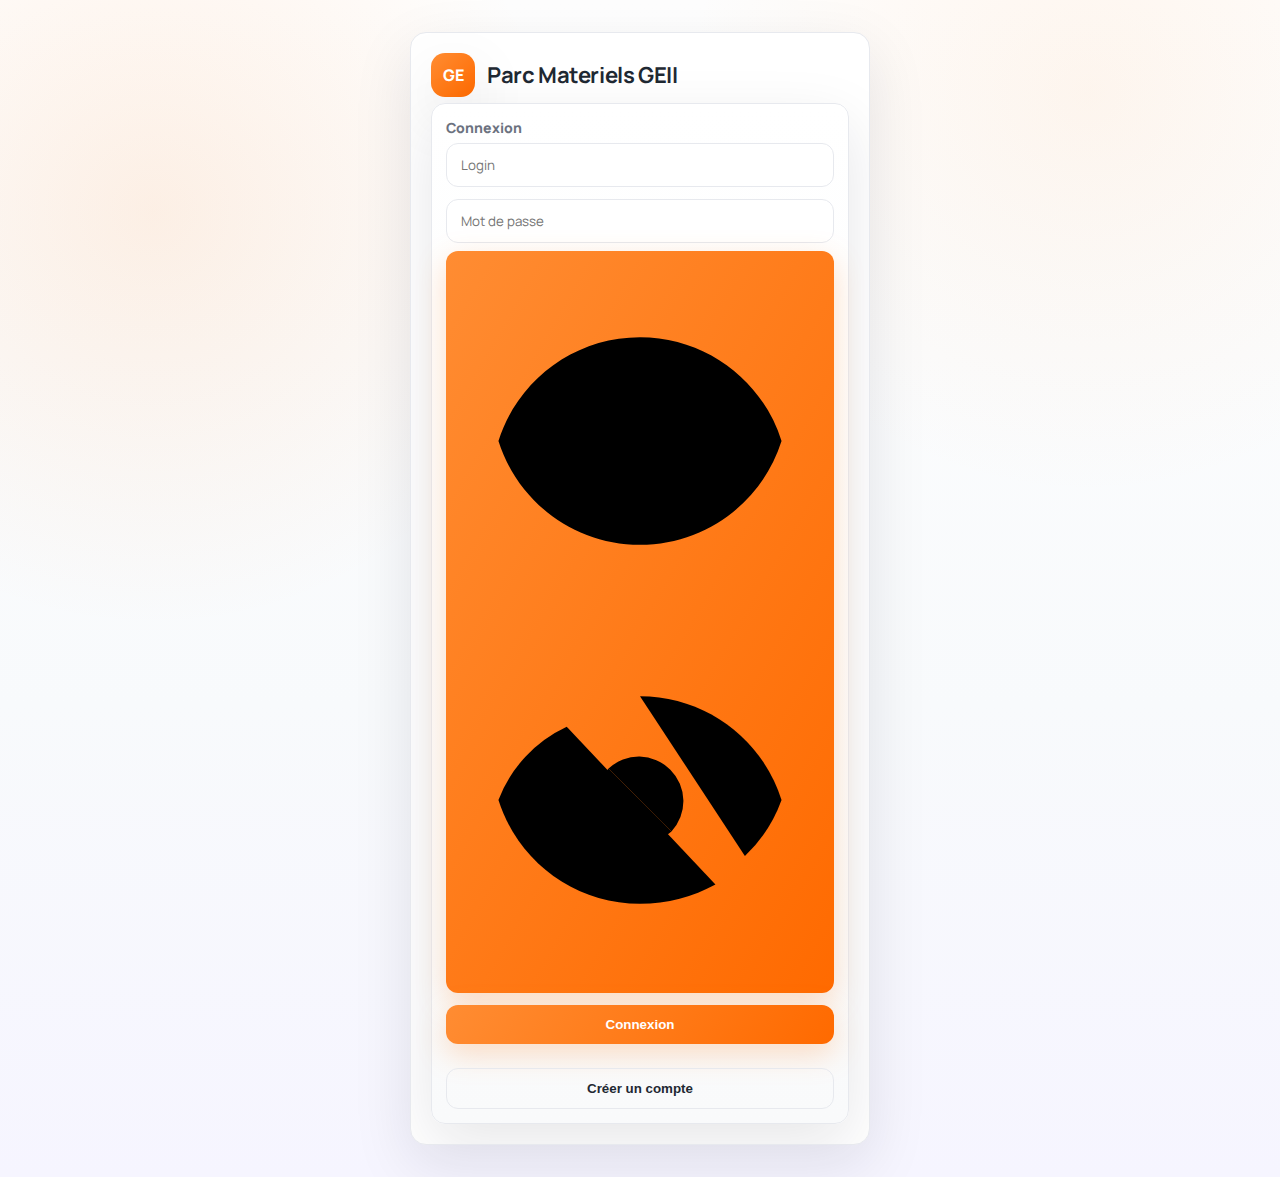
<file: index.html>
﻿<!DOCTYPE html>
<html lang="fr">
<head>
  <meta charset="UTF-8" />
  <meta name="viewport" content="width=device-width, initial-scale=1.0" />
  <title>Connexion - Parc materiels</title>
  <link rel="preconnect" href="https://fonts.googleapis.com" />
  <link rel="preconnect" href="https://fonts.gstatic.com" crossorigin />
  <link href="https://fonts.googleapis.com/css2?family=Manrope:wght@400;600;700;800&display=swap" rel="stylesheet" />
  <link rel="stylesheet" href="./assets/styles.css" />
</head>
<body>
  <!-- Effet ripple plein écran lors de la connexion -->
  <div class="ripple-overlay" id="ripple-overlay">
    <div class="ripple-circle ripple-a"></div>
    <div class="ripple-circle ripple-b"></div>
    <div class="ripple-circle ripple-c"></div>
  </div>
  <div class="auth-wall">
    <div class="panel auth-card">
      <div class="brand" style="margin-bottom:6px;">
        <div class="brand-mark">GE</div>
        <div>
          <h1>Parc Materiels GEII</h1>
        </div>
      </div>
      <div class="auth-forms"><!-- Bloc login + inscription -->
        <div class="auth-form-block" id="login-block">
          <div class="small-title" style="margin-bottom:6px;">Connexion</div>
          <form id="login-form" class="grid" style="grid-template-columns: repeat(auto-fit, minmax(200px, 1fr)); align-items:end; gap:12px;">
            <div class="input-group">
              <input id="login" name="login" placeholder="Login" aria-label="Login" required />
            </div>
            <div class="input-group password-field">
              <input id="password" name="password" type="password" placeholder="Mot de passe" aria-label="Mot de passe" required />
              <button type="button" class="password-toggle" aria-label="Afficher le mot de passe">
                <svg class="icon-eye" viewBox="0 0 24 24" aria-hidden="true" focusable="false">
                  <path d="M2.458 12C3.732 7.943 7.523 5 12 5c4.477 0 8.268 2.943 9.542 7-1.274 4.057-5.065 7-9.542 7-4.477 0-8.268-2.943-9.542-7Z" />
                  <path d="M15 12a3 3 0 1 1-6 0 3 3 0 0 1 6 0Z" />
                </svg>
                <svg class="icon-eye-off" viewBox="0 0 24 24" aria-hidden="true" focusable="false">
                  <path d="M9.88 9.88a3 3 0 0 1 4.24 4.24" />
                  <path d="M7.06 7.06a8.96 8.96 0 0 0-4.602 4.94c1.274 4.057 5.065 7 9.542 7 1.843 0 3.577-.47 5.086-1.3" />
                  <path d="M14.121 14.121A3 3 0 0 1 9.88 9.88" />
                  <path d="M12 5c4.477 0 8.268 2.943 9.542 7a9.77 9.77 0 0 1-2.47 3.78" />
                  <path d="m4.52 4.52 14.96 14.96" />
                </svg>
              </button>
            </div>
            <button type="submit">Connexion</button>
            <div id="login-msg" class="message"></div>
            <button type="button" class="ghost" id="toggle-register">Créer un compte</button>
          </form>
        </div>

        <!-- Formulaire d'inscription avec bascule du mot secret pour prof -->
        <div class="auth-form-block" id="register-block" hidden>
          <div class="small-title" style="margin-bottom:6px;">Créer un compte</div>
          <form id="register-form" class="grid" style="grid-template-columns: repeat(auto-fit, minmax(200px, 1fr)); align-items:end; gap:12px;">
            <div class="input-group">
              <input id="reg-email" name="email" type="email" placeholder="Email" aria-label="Email" required />
            </div>
            <div class="input-group">
              <input id="reg-login" name="login" placeholder="Login" aria-label="Login" required />
            </div>
            <div class="input-group password-field">
              <input id="reg-pass" name="password" type="password" placeholder="Mot de passe" aria-label="Mot de passe" required />
              <button type="button" class="password-toggle" aria-label="Afficher le mot de passe">
                <svg class="icon-eye" viewBox="0 0 24 24" aria-hidden="true" focusable="false">
                  <path d="M2.458 12C3.732 7.943 7.523 5 12 5c4.477 0 8.268 2.943 9.542 7-1.274 4.057-5.065 7-9.542 7-4.477 0-8.268-2.943-9.542-7Z" />
                  <path d="M15 12a3 3 0 1 1-6 0 3 3 0 0 1 6 0Z" />
                </svg>
                <svg class="icon-eye-off" viewBox="0 0 24 24" aria-hidden="true" focusable="false">
                  <path d="M9.88 9.88a3 3 0 0 1 4.24 4.24" />
                  <path d="M7.06 7.06a8.96 8.96 0 0 0-4.602 4.94c1.274 4.057 5.065 7 9.542 7 1.843 0 3.577-.47 5.086-1.3" />
                  <path d="M14.121 14.121A3 3 0 0 1 9.88 9.88" />
                  <path d="M12 5c4.477 0 8.268 2.943 9.542 7a9.77 9.77 0 0 1-2.47 3.78" />
                  <path d="m4.52 4.52 14.96 14.96" />
                </svg>
              </button>
            </div>
            <div class="input-group password-field">
              <input id="reg-pass2" name="confirm" type="password" placeholder="Confirmer le mot de passe" aria-label="Confirmer le mot de passe" required />
              <button type="button" class="password-toggle" aria-label="Afficher le mot de passe">
                <svg class="icon-eye" viewBox="0 0 24 24" aria-hidden="true" focusable="false">
                  <path d="M2.458 12C3.732 7.943 7.523 5 12 5c4.477 0 8.268 2.943 9.542 7-1.274 4.057-5.065 7-9.542 7-4.477 0-8.268-2.943-9.542-7Z" />
                  <path d="M15 12a3 3 0 1 1-6 0 3 3 0 0 1 6 0Z" />
                </svg>
                <svg class="icon-eye-off" viewBox="0 0 24 24" aria-hidden="true" focusable="false">
                  <path d="M9.88 9.88a3 3 0 0 1 4.24 4.24" />
                  <path d="M7.06 7.06a8.96 8.96 0 0 0-4.602 4.94c1.274 4.057 5.065 7 9.542 7 1.843 0 3.577-.47 5.086-1.3" />
                  <path d="M14.121 14.121A3 3 0 0 1 9.88 9.88" />
                  <path d="M12 5c4.477 0 8.268 2.943 9.542 7a9.77 9.77 0 0 1-2.47 3.78" />
                  <path d="m4.52 4.52 14.96 14.96" />
                </svg>
              </button>
            </div>
            <div class="input-group">
              <select id="reg-role" name="role" aria-label="Profil">
                <option value="etudiant">Etudiant</option>
                <option value="professeur">Professeur</option>
              </select>
            </div>
            <div class="input-group password-field" id="reg-secret-row" hidden>
              <input id="reg-secret" name="secret" type="password" placeholder="Mot de passe professeur" aria-label="Mot de passe professeur" />
              <button type="button" class="password-toggle" aria-label="Afficher le mot de passe">
                <svg class="icon-eye" viewBox="0 0 24 24" aria-hidden="true" focusable="false">
                  <path d="M2.458 12C3.732 7.943 7.523 5 12 5c4.477 0 8.268 2.943 9.542 7-1.274 4.057-5.065 7-9.542 7-4.477 0-8.268-2.943-9.542-7Z" />
                  <path d="M15 12a3 3 0 1 1-6 0 3 3 0 0 1 6 0Z" />
                </svg>
                <svg class="icon-eye-off" viewBox="0 0 24 24" aria-hidden="true" focusable="false">
                  <path d="M9.88 9.88a3 3 0 0 1 4.24 4.24" />
                  <path d="M7.06 7.06a8.96 8.96 0 0 0-4.602 4.94c1.274 4.057 5.065 7 9.542 7 1.843 0 3.577-.47 5.086-1.3" />
                  <path d="M14.121 14.121A3 3 0 0 1 9.88 9.88" />
                  <path d="M12 5c4.477 0 8.268 2.943 9.542 7a9.77 9.77 0 0 1-2.47 3.78" />
                  <path d="m4.52 4.52 14.96 14.96" />
                </svg>
              </button>
            </div>
            <button type="submit">Créer un compte</button>
            <div id="register-msg" class="message"></div>
            <button type="button" class="ghost" id="back-to-login">Retour connexion</button>
          </form>
        </div>
      </div>
    </div>
  </div>
  <script src="./assets/login.js" defer></script>
</body>
</html>
</file>
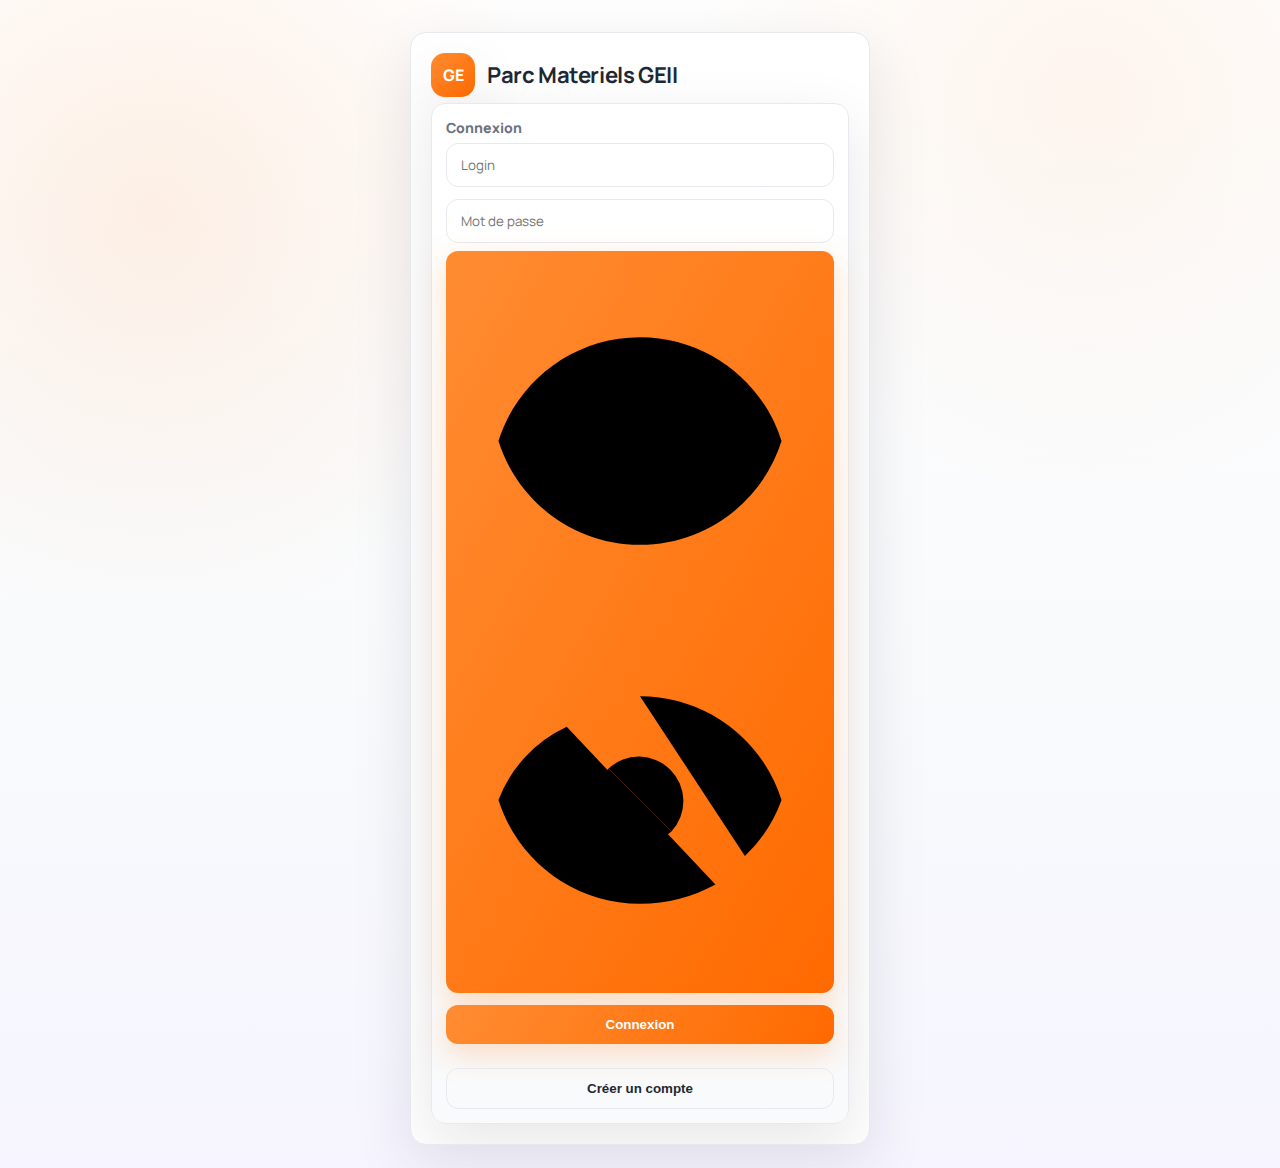
<file: menu.html>
<!DOCTYPE html>
<!--
  Fichier: menu.html.
  Page unique pour centraliser toutes les vues (catalogue, emprunts, admin).
  Afin d'eviter de multiplier les pages et garder un seul flux d'interface.
  La modale est commune (reservation/maintenance) pour limiter les doublons.
  On charge base.css + app.css pour separer les styles globaux des styles specifiques a l'application.
-->
<html lang="fr">
<head>
  <!-- UTF-8 pour les accents et symboles francais sans probleme d'encodage. -->
  <meta charset="UTF-8" />
  <!-- Viewport pour un rendu lisible sur mobile et tablette. -->
  <meta name="viewport" content="width=device-width, initial-scale=1.0" />
  <title>Parc materiels - Emprunts et reservations</title>
  <script>
    // Force ?i=1 to avoid Infinityfree 404 when missing.
    (function ensureQueryFlag() {
      const url = new URL(window.location.href);
      const flag = url.searchParams.get('i');
      if (flag === null || flag === '') {
        url.searchParams.set('i', '1');
        window.location.replace(url.toString());
      }
    })();
  </script>
  <!-- Un favicon pour identifier l'onglet et la marque. -->
  <link rel="icon" type="image/svg+xml" href="./assets/favicon.svg" />
  <!-- Preconnect pour accelerer le chargement de la police Google Fonts. -->
  <link rel="preconnect" href="https://fonts.googleapis.com" />
  <link rel="preconnect" href="https://fonts.gstatic.com" crossorigin />
  <!-- Police Manrope pour un rendu moderne et coherent avec le design. -->
  <link href="https://fonts.googleapis.com/css2?family=Manrope:wght@400;600;700;800&display=swap" rel="stylesheet" />
  <!-- Base.css pose les fondations (reset, tokens, elements). -->
  <link rel="stylesheet" href="./assets/styles/base.css" />
  <!-- App.css contient les styles propres a ce tableau de bord. -->
  <link rel="stylesheet" href="./assets/styles/app.css" />
</head>
<body>
  <!-- Une coquille unique pour permettre a JS de masquer/afficher les sections.
       Sans recharger la page, et garder l'etat utilisateur. -->
  <div id="app-shell">
    <header>
      <!-- Bloc marque pour rappeler le contexte (parc GEII) en permanence. -->
      <div class="brand">
        <div class="brand-mark">GE</div>
        <div>
          <h1>Parc Materiels GEII</h1>
          <p class="subtitle">Emprunter / Reserver / Suivre</p>
        </div>
      </div>
      <!-- Actions utilisateur toujours accessibles (statut + deconnexion). -->
      <div class="header-actions">
        <span class="user-chip" id="user-chip">Non connecte</span>
        <button type="button" class="ghost" id="logout-btn">Se deconnecter</button>
      </div>
    </header>

    <main>
      <!-- Navigation par onglets pour eviter plusieurs pages et rester rapide.
           Data-role=admin permet a JS de masquer ces onglets si l'utilisateur n'est pas admin. -->
      <div class="tabs">
        <div class="tab active" data-tab="borrow">Emprunter un objet</div>
        <div class="tab" data-tab="loans">Mes emprunts</div>
        <div class="tab" data-tab="stats">Stats</div>
        <div class="tab" data-tab="admin-add" data-role="admin">Ajouter du materiel</div>
        <div class="tab" data-tab="admin-returns" data-role="admin">Rendus & réservations</div>
        <div class="tab" data-tab="admin-maintenance" data-role="admin">Maintenance</div>
        <div class="tab" data-tab="admin-stats" data-role="admin">Statistiques</div>
        <div class="tab" data-tab="admin-accounts" data-role="admin">Comptes</div>
      </div>

      <!-- Pile d'alertes centralisee pour ne pas repeter les messages dans chaque bloc. -->
      <div id="notifications" class="alert-stack" hidden></div>

      <!-- Section par defaut (emprunter) pour mettre le catalogue en avant. -->
      <section class="panel" data-section="borrow">
        <div class="section-title section-title-spaced">
          <div>
            <h3 class="section-heading">Catalogue</h3>
          </div>
        </div>
        <div class="filters">
          <div class="input-group">
            <!-- Champ recherche pour reduire rapidement une longue liste. -->
            <input id="search" placeholder="recherche" />
          </div>
          <div class="input-group">
            <!-- Tags pour filtrer sans clavier (plus rapide pour l'utilisateur). -->
            <div class="tag-bar" id="tag-bar"></div>
          </div>
        </div>
        <div class="spacer-sm"></div>
        <!-- Zone scrollable pour garder l'entete visible et limiter la hauteur. -->
        <div id="catalog" class="catalog scroll-area"></div>
      </section>

      <!-- Onglet mes emprunts separe pour suivre ses demandes sans bruit admin. -->
      <section class="panel" data-section="loans" hidden>
        <div class="section-title">
          <div>
            <h3 class="section-heading">Mes emprunts</h3>
          </div>
        </div>
        <div class="filters filters-spaced">
          <div class="input-group">
            <!-- Recherche locale sur la liste d'emprunts. -->
            <input id="loan-search" placeholder="recherche" />
          </div>
        </div>
        <!-- Liste scrollable pour conserver la structure de page. -->
        <div class="loans-list scroll-area" id="loans"></div>
      </section>

      <!-- Synthese visuelle pour comprendre ses stats sans parcourir toute la liste. -->
      <section class="panel" data-section="stats" hidden>
        <div class="section-title">
          <div>
            <h3 class="section-heading">Synthèse de mes emprunts</h3>
          </div>
        </div>
        <div class="stats stats-spaced">
          <!-- Cartes cliquables pour filtrer l'historique par categorie. -->
          <div class="stat-card clickable active" id="user-stat-card-total">
            <div class="stat-label">Emprunts cette annee</div>
            <div class="stat-value" id="stat-total">0</div>
            <div class="stat-trend">Historique complet</div>
          </div>
          <div class="stat-card clickable" id="user-stat-card-delays">
            <div class="stat-label">Retours en retard</div>
            <div class="stat-value" id="stat-delays">0</div>
            <div class="stat-trend stat-trend-warning">A surveiller</div>
          </div>
          <div class="stat-card clickable" id="user-stat-card-degrades">
            <div class="stat-label">Dégradations</div>
            <div class="stat-value" id="stat-degrades">0</div>
            <div class="stat-trend stat-trend-danger">Etat rendu inferieur</div>
          </div>
        </div>
        <!-- Message pour guider quand la liste est vide ou filtre trop strict. -->
        <div id="user-stats-msg" class="message"></div>
        <!-- Liste detaillee sous les cartes pour expliquer les chiffres. -->
        <div class="loans-list scroll-area" id="user-stats-list"></div>
      </section>

      <!-- Bloc admin separe et masque par defaut pour limiter l'exposition. -->
      <section class="panel" data-section="admin-add" data-role="admin" hidden>
        <div class="section-title">
          <div>
            <h3 class="section-heading">Ajouter un matériel</h3>
          </div>
        </div>
        <div class="admin-add-grid">
          <!-- Formulaire a gauche pour ajouter rapidement du materiel. -->
          <div class="admin-card">
            <form id="admin-form" class="grid form-grid">
              <div class="input-group">
                <!-- Nom requis pour identifier l'objet dans tout le systeme. -->
                <input id="admin-name" name="name" required placeholder="Nom" />
              </div>
              <div class="input-group">
                <!-- Categories en checkbox pour autoriser plusieurs domaines. -->
                <div class="choice-grid">
                  <label><input type="checkbox" name="admin-categories" value="Info" /> Info</label>
                  <label><input type="checkbox" name="admin-categories" value="Elen" /> Elen</label>
                  <label><input type="checkbox" name="admin-categories" value="Ener" /> Ener</label>
                  <label><input type="checkbox" name="admin-categories" value="Auto" /> Auto</label>
                </div>
              </div>
              <div class="input-group">
                <!-- Emplacement requis pour localiser l'objet rapidement. -->
                <input id="admin-location" name="location" required placeholder="Emplacement" />
              </div>
              <div class="input-group">
                <!-- Etat pour savoir si l'objet est pretable ou a surveiller. -->
                <select id="admin-condition" name="condition" required>
                  <option value="">Etat</option>
                  <option value="Neuf">Neuf</option>
                  <option value="Bon">Bon</option>
                  <option value="Passable">Passable</option>
                  <option value="Reparation Necessaire">Réparation nécessaire</option>
                </select>
              </div>
              <div class="input-group">
                <!-- Image pour reconnaitre l'objet sans ambiguite. -->
                <label for="admin-picture">Image</label>
                <input id="admin-picture" name="picture" type="file" accept="image/*" />
                <div class="meta">JPG/PNG/WebP/GIF, 4 Mo max.</div>
              </div>
              <button type="submit">Ajouter</button>
              <div id="admin-msg" class="message"></div>
            </form>
          </div>

          <!-- Inventaire a droite pour verifier, trier et nettoyer le parc. -->
          <div class="admin-card">
            <div class="section-title section-title-start">
              <div>
                <h3 class="section-heading">Rechercher, trier, retirer du parc</h3>
              </div>
              <!-- Export PDF pour partager l'inventaire hors ligne. -->
              <button type="button" class="ghost" id="admin-export">Exporter PDF</button>
            </div>
            <div class="admin-tools">
              <div class="input-group">
                <!-- Recherche admin pour trouver vite un objet. -->
                <input id="admin-search" placeholder="Recherche" />
              </div>
              <div class="input-group">
                <!-- Tri multi-criteres pour audit et maintenance. -->
                <select id="admin-sort">
                  <option value="recent">Trier</option>
                  <option value="name">Nom (A-Z)</option>
                  <option value="category">Catégorie</option>
                  <option value="status">Statut</option>
                  <option value="location">Emplacement</option>
                </select>
              </div>
              <div class="input-group">
                <!-- Tags pour filtrer rapidement par domaine. -->
                <div class="tag-bar" id="admin-tag-bar"></div>
              </div>
            </div>
            <div class="admin-scroll">
              <!-- Catalogue admin avec scroll pour garder les outils visibles. -->
              <div id="admin-inventory" class="catalog admin-catalog"></div>
            </div>
          </div>
        </div>
      </section>

      <!-- Ecran dedie aux retours pour limiter les erreurs de statut. -->
      <section class="panel" data-section="admin-returns" data-role="admin" hidden>
        <div class="section-title">
          <div>
            <h3 class="section-heading">Rendus de matériel</h3>
          </div>
        </div>
        <div class="filters filters-spaced">
          <div class="input-group">
            <!-- Recherche par emprunteur pour retrouver vite une fiche. -->
            <input id="admin-loan-search" placeholder="Recherche emprunteur" />
          </div>
        </div>
        <!-- Grille de bulles pour visualiser rapidement les statuts. -->
        <div class="loans-list admin-bubble-grid admin-scroll" id="admin-loans"></div>
      </section>

      <!-- Section maintenance pour isoler les objets a verifier/reparer. -->
      <section class="panel" data-section="admin-maintenance" data-role="admin" hidden>
        <div class="section-title">
          <div>
            <h3 class="section-heading">Planifier une maintenance</h3>
          </div>
        </div>
        <!-- Liste des maintenances en cours en haut pour prioriser. -->
        <div class="admin-bubble admin-scroll admin-bubble-spaced">
          <div class="loans-list" id="maintenance-list"></div>
        </div>
        <div class="divider"></div>
        <div class="filters">
          <div class="input-group">
            <!-- Recherche rapide pour trouver un objet a passer en maintenance. -->
            <input id="maintenance-search" placeholder="Recherche" />
          </div>
          <div class="input-group">
            <!-- Tags pour filtrer par categorie. -->
            <div class="tag-bar" id="maintenance-tag-bar"></div>
          </div>
        </div>
        <div class="spacer-sm"></div>
        <div class="admin-scroll">
          <!-- Catalogue a scroller pour garder les filtres visibles. -->
          <div id="maintenance-catalog" class="catalog"></div>
        </div>
      </section>
      
      <!-- Gestion des comptes a part pour limiter les manipulations sensibles. -->
      <section class="panel" data-section="admin-accounts" data-role="admin" hidden>
        <div class="section-title">
          <div>
            <h3 class="section-heading">Gestion des comptes</h3>
          </div>
        </div>
        <!-- Liste des comptes en scroll pour garder le cadre stable. -->
        <div class="loans-list admin-scroll" id="accounts-list"></div>
      </section>

      <!-- Statistiques admin isolees pour ne pas surcharger les vues utilisateurs. -->
      <section class="panel" data-section="admin-stats" data-role="admin" hidden>
        <div class="section-title">
          <div>
            <h3 class="section-heading">Statistiques</h3>
          </div>
        </div>
        <div class="stats stats-spaced">
          <!-- Cartes cliquables pour filtrer et comprendre l'activite. -->
          <div class="stat-card clickable" id="admin-stat-card-total">
            <div class="stat-label">Objets empruntés (année)</div>
            <div class="stat-value" id="admin-stat-total">0</div>
          </div>
          <div class="stat-card clickable" id="admin-stat-card-delays">
            <div class="stat-label">Retards</div>
            <div class="stat-value" id="admin-stat-delays">0</div>
          </div>
          <div class="stat-card clickable" id="admin-stat-card-degrades">
            <div class="stat-label">Dégradations</div>
            <div class="stat-value" id="admin-stat-degrades">0</div>
          </div>
          <div class="stat-card clickable" id="admin-stat-card-maint">
            <div class="stat-label">Maintenances terminées</div>
            <div class="stat-value" id="admin-stat-maint">0</div>
          </div>
        </div>
        <div class="filters filters-inline">
          <div class="input-group">
            <!-- Recherche pour filtrer par emprunteur ou materiel. -->
            <input id="admin-stats-search" placeholder="Recherche emprunteur ou matériel" />
          </div>
        </div>
        <!-- Message d'etat pour expliquer les resultats vides ou filtres. -->
        <div id="admin-stats-msg" class="message"></div>
        <!-- Liste detaillee pour justifier les statistiques affichees. -->
        <div class="loans-list admin-scroll" id="admin-stats-list"></div>
      </section>
    </main>

    <!-- Une seule modale reutilisable pour reservation/maintenance,.
         Ce qui reduit la duplication et simplifie la logique JS. -->
    <div class="modal-backdrop" id="modal">
      <div class="modal">
        <div class="top">
          <h3 id="modal-title">Materiel</h3>
          <button type="button" class="ghost" id="close-modal">Fermer</button>
        </div>
        <div id="modal-body"></div>
        <div class="divider"></div>
        <div class="modal-actions">
          <div id="modal-msg" class="message"></div>
          <!-- Bouton unique dont le libelle/action est adapte par JS. -->
          <button id="reserve-btn" type="button">Reserver</button>
        </div>
      </div>
    </div>
  </div>

  <!-- App.js charge la logique dynamique (onglets, API, modale). -->
  <script type="module" src="./assets/app.js"></script>
</body>
</html>
</file>
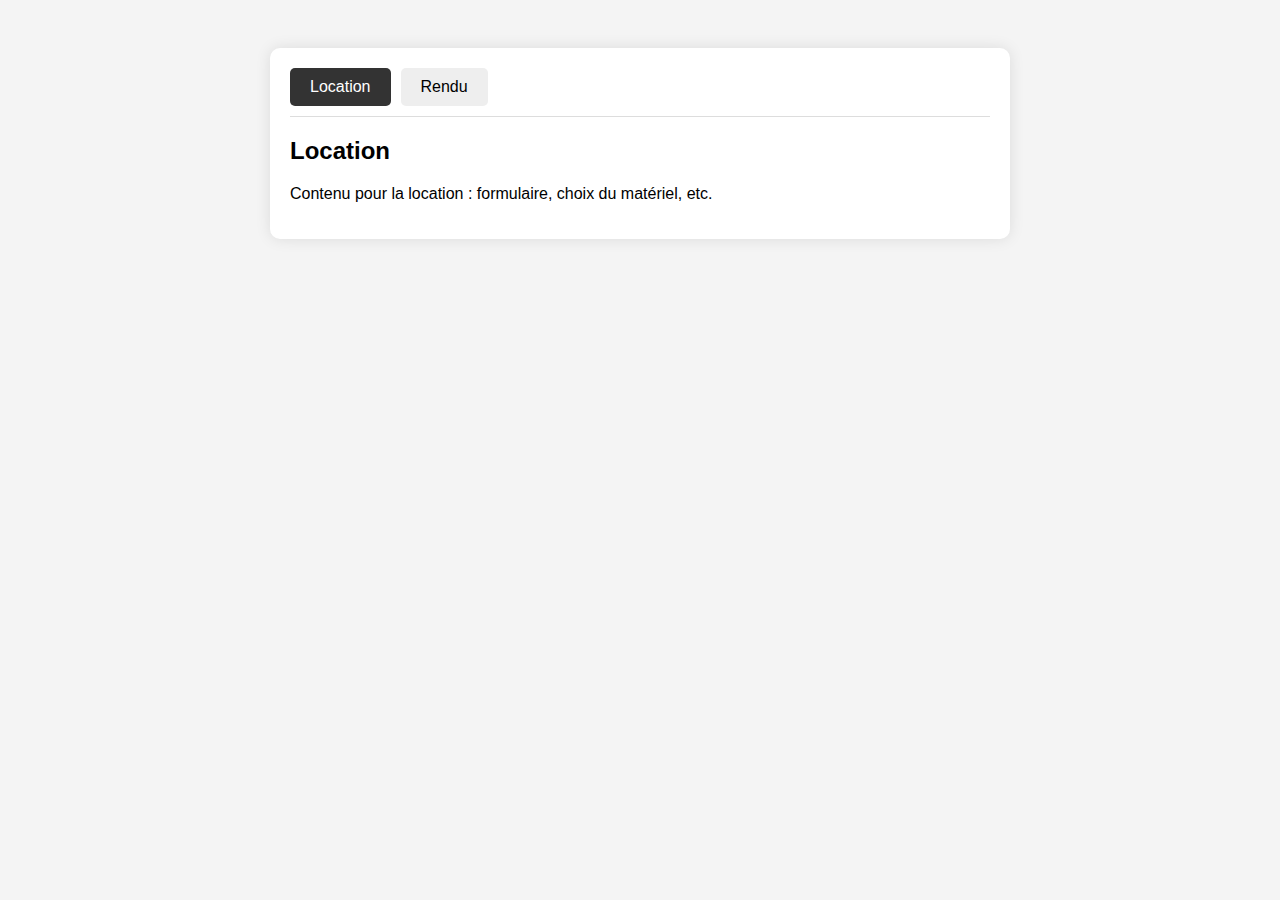
<file: parc machine.html>
<!DOCTYPE html>
<html lang="fr">
<head>
    <meta charset="UTF-8">
    <title>Onglets Location / Rendu</title>

    <style>
        body {
            font-family: Arial, sans-serif;
            background: #f4f4f4;
            padding: 40px;
        }

        .tabs {
            max-width: 700px;
            background: white;
            margin: auto;
            padding: 20px;
            border-radius: 10px;
            box-shadow: 0 0 15px rgba(0,0,0,0.1);
        }

        .tab-buttons {
            display: flex;
            gap: 10px;
            border-bottom: 1px solid #ddd;
            padding-bottom: 10px;
            margin-bottom: 20px;
        }

        .tab-button {
            padding: 10px 20px;
            background: #eee;
            border: none;
            cursor: pointer;
            border-radius: 5px;
            font-size: 16px;
            transition: 0.2s;
        }

        .tab-button:hover {
            background: #ddd;
        }

        .tab-button.active {
            background: #333;
            color: white;
        }

        .tab-panel {
            display: none;
        }

        .tab-panel.active {
            display: block;
        }
    </style>
</head>

<body>

<div class="tabs">

    <div class="tab-buttons">
        <button class="tab-button active" data-tab="location">Location</button>
        <button class="tab-button" data-tab="rendu">Rendu</button>
    </div>

    <div id="location" class="tab-panel active">
        <h2>Location</h2>
        <p>Contenu pour la location : formulaire, choix du matériel, etc.</p>
    </div>

    <div id="rendu" class="tab-panel">
        <h2>Rendu</h2>
        <p>Contenu pour le rendu : retour du matériel loué, confirmation, etc.</p>
    </div>

</div>

<script>
    const buttons = document.querySelectorAll('.tab-button');
    const panels  = document.querySelectorAll('.tab-panel');

    buttons.forEach(btn => {
        btn.addEventListener('click', () => {
            const target = btn.getAttribute('data-tab');

            buttons.forEach(b => b.classList.remove('active'));

            panels.forEach(p => p.classList.remove('active'));

            btn.classList.add('active');

            document.getElementById(target).classList.add('active');
        });
    });
</script>

</body>
</html>
</file>
<file: assets/styles.css>
﻿:root {
  --bg: #fdfdfb;
  --card: #ffffff;
  --ink: #1f2933;
  --muted: #6c727f;
  --line: #e7e9ee;
  --accent: #ff8c32;
  --accent-soft: #ffe4c8;
  --accent-strong: #ff6a00;
  --success: #22c55e;
  --warning: #f97316;
  --danger: #ef4444;
  --shadow: 0 20px 60px rgba(16, 24, 40, 0.1);
  --radius: 16px;
  --font: 'Manrope', 'Inter', system-ui, -apple-system, sans-serif;
}

* { box-sizing: border-box; }

body {
  margin: 0;
  font-family: var(--font);
  background: radial-gradient(circle at 12% 18%, rgba(255,140,50,0.12), transparent 28%),
              radial-gradient(circle at 85% 8%, rgba(255,184,122,0.12), transparent 26%),
              linear-gradient(180deg, #fefefe 0%, #f8fafc 60%, #f6f5ff 100%);
  color: var(--ink);
  min-height: 100vh;
  -webkit-font-smoothing: antialiased;
}

a { color: var(--accent-strong); text-decoration: none; }
a:hover { text-decoration: underline; }

header {
  padding: 24px 22px 12px;
  max-width: 1200px;
  margin: 0 auto;
  display: flex;
  align-items: center;
  justify-content: space-between;
  gap: 16px;
}

.brand { display: flex; align-items: center; gap: 12px; }
.brand-mark {
  width: 44px; height: 44px; border-radius: 14px;
  background: linear-gradient(135deg, var(--accent), var(--accent-strong));
  display: grid; place-items: center; color: #fff; font-weight: 800;
  letter-spacing: -0.5px; box-shadow: var(--shadow);
}

h1 { margin: 0; font-size: 22px; letter-spacing: -0.4px; }
.subtitle { margin: 0; color: var(--muted); font-size: 14px; }

.hero { max-width: 1200px; margin: 0 auto; padding: 0 22px 24px; }

.panel {
  background: var(--card);
  border: 1px solid var(--line);
  border-radius: var(--radius);
  padding: 20px;
  box-shadow: var(--shadow);
  position: relative;
  overflow: hidden;
}

.panel::after {
  content: '';
  position: absolute;
  inset: 0;
  background: linear-gradient(135deg, rgba(255,140,50,0.12), rgba(255,140,50,0.02));
  opacity: 0;
  pointer-events: none;
  transition: opacity 0.3s ease;
}

.panel:hover::after { opacity: 1; }

.grid { display: grid; gap: 16px; }
.input-group { display: grid; gap: 8px; }
label { color: var(--muted); font-size: 14px; }

input, select, textarea {
  width: 100%;
  padding: 12px 14px;
  border-radius: 12px;
  border: 1px solid var(--line);
  background: #fff;
  color: var(--ink);
  font-family: var(--font);
  transition: border-color 0.2s ease, box-shadow 0.2s ease, transform 0.1s ease;
}

input:focus, select:focus, textarea:focus {
  outline: none;
  border-color: var(--accent);
  box-shadow: 0 0 0 4px rgba(255,140,50,0.15);
  transform: translateY(-1px);
}

button {
  border: none;
  border-radius: 12px;
  padding: 12px 16px;
  font-weight: 700;
  background: linear-gradient(120deg, var(--accent), var(--accent-strong));
  color: #fff;
  cursor: pointer;
  transition: transform 0.12s ease, box-shadow 0.2s ease;
  box-shadow: 0 10px 30px rgba(255,140,50,0.28);
}

button:hover { transform: translateY(-1px); }
button:active { transform: translateY(1px); }

button.ghost {
  background: transparent;
  color: var(--ink);
  border: 1px solid var(--line);
  box-shadow: none;
}

button.ghost:hover { border-color: var(--accent); color: var(--accent-strong); }

.header-actions { display: flex; gap: 10px; align-items: center; }

main {
  max-width: 1200px;
  margin: 0 auto;
  padding: 0 22px 64px;
  display: grid;
  gap: 18px;
}

.tabs {
  display: flex;
  gap: 8px;
  padding: 6px;
  background: #fff;
  border: 1px solid var(--line);
  border-radius: 14px;
  box-shadow: var(--shadow);
}

.tab {
  flex: 1;
  padding: 12px 14px;
  text-align: center;
  border-radius: 10px;
  color: var(--muted);
  font-weight: 700;
  cursor: pointer;
  transition: background 0.2s ease, color 0.2s ease, transform 0.1s ease;
}

.tab.active {
  background: linear-gradient(120deg, #fff6ed, #fff);
  color: var(--ink);
  border: 1px solid var(--accent-soft);
  transform: translateY(-1px);
  box-shadow: inset 0 1px 0 rgba(255,255,255,0.8);
}

.filters {
  display: grid;
  grid-template-columns: repeat(auto-fit, minmax(200px, 1fr));
  gap: 10px;
  align-items: center;
}

.tag-bar { display: flex; flex-wrap: wrap; gap: 8px; }

.tag-chip {
  background: #fff6ed;
  border: 1px solid var(--accent-soft);
  color: var(--accent-strong);
  padding: 8px 10px;
  border-radius: 999px;
  font-weight: 700;
  cursor: pointer;
  transition: transform 0.1s ease, box-shadow 0.2s ease;
}

.tag-chip.active { box-shadow: 0 8px 18px rgba(255,140,50,0.2); transform: translateY(-1px); }

.catalog { display: grid; grid-template-columns: repeat(auto-fit, minmax(260px, 1fr)); gap: 14px; }

.card {
  background: #fff;
  border: 1px solid var(--line);
  border-radius: var(--radius);
  padding: 16px;
  display: grid;
  gap: 10px;
  position: relative;
  overflow: hidden;
  transition: transform 0.15s ease, box-shadow 0.2s ease, border-color 0.2s ease;
}

.card:hover {
  transform: translateY(-4px);
  box-shadow: var(--shadow);
  border-color: var(--accent-soft);
}

.card img {
  width: 100%;
  border-radius: 12px;
  background: #f2f4f8;
  object-fit: cover;
  max-height: 180px;
}

.card h3 { margin: 0; }

.meta { color: var(--muted); font-size: 14px; }

.badge {
  display: inline-flex;
  align-items: center;
  gap: 6px;
  padding: 6px 10px;
  border-radius: 999px;
  font-size: 12px;
  font-weight: 800;
  letter-spacing: 0.2px;
  text-transform: uppercase;
}

.badge.status-ok { background: #ecfdf3; color: #137a36; }
.badge.status-loan { background: #fff6ed; color: #c2410c; }
.badge.status-maint { background: #fef2f2; color: #b91c1c; }
.ghost.danger { color: var(--danger); border-color: var(--danger); }

.tags { display: flex; gap: 6px; flex-wrap: wrap; }
.tags span { background: #f6f7fb; padding: 6px 9px; border-radius: 8px; font-size: 12px; color: #4b5563; }

.section-title { display: flex; justify-content: space-between; align-items: center; gap: 10px; }

.stats { display: grid; grid-template-columns: repeat(auto-fit, minmax(200px, 1fr)); gap: 12px; }

.stat-card { background: #fff; border: 1px solid var(--line); border-radius: 14px; padding: 14px; display: grid; gap: 6px; box-shadow: var(--shadow); }
.stat-label { color: var(--muted); font-size: 13px; }
.stat-value { font-size: 22px; font-weight: 800; letter-spacing: -0.2px; }
.stat-trend { color: var(--success); font-weight: 700; }

.loans-list { display: grid; gap: 12px; }
.admin-subblock {
  border: 1px solid var(--line);
  border-radius: 14px;
  padding: 12px;
  background: linear-gradient(180deg, #fff, #f9fafb);
  box-shadow: var(--shadow);
}
.admin-subblock .small-title { text-transform: uppercase; letter-spacing: 0.5px; color: var(--muted); }

.loan-item {
  background: #fff;
  border: 1px solid var(--line);
  border-radius: 12px;
  padding: 12px;
  display: flex;
  justify-content: space-between;
  align-items: center;
  gap: 10px;
}

.loan-meta { color: var(--muted); font-size: 14px; }

.progress { width: 100%; height: 8px; background: #f2f4f7; border-radius: 999px; overflow: hidden; }
.progress > div { height: 100%; background: linear-gradient(120deg, var(--accent), var(--accent-strong)); }

.modal-backdrop {
  position: fixed;
  inset: 0;
  background: rgba(15, 23, 42, 0.45);
  display: grid;
  place-items: center;
  z-index: 20;
  opacity: 0;
  pointer-events: none;
  transition: opacity 0.2s ease;
}

.modal-backdrop.show { opacity: 1; pointer-events: auto; }

.modal { width: min(700px, 92vw); background: #fff; border-radius: 16px; padding: 20px; box-shadow: 0 24px 80px rgba(15, 23, 42, 0.3); display: grid; gap: 12px; }
.modal .top { display: flex; justify-content: space-between; align-items: center; gap: 10px; }

.modal-body-grid { display: grid; gap: 16px; grid-template-columns: repeat(auto-fit, minmax(280px, 1fr)); align-items: start; }
.modal-hero { background: linear-gradient(135deg, #fff7ed, #fff); border: 1px solid var(--line); border-radius: 14px; padding: 12px; display: grid; gap: 10px; }
.hero-media img { width: 100%; border-radius: 12px; object-fit: cover; max-height: 200px; background: #f2f4f8; }
.hero-info { display: grid; gap: 6px; }
.modal-calendar { background: #f9fafb; border: 1px dashed var(--line); border-radius: 14px; padding: 12px; }

.message { font-size: 13px; color: var(--muted); }
.message.ok { color: var(--success); }
.message.err { color: var(--danger); }

.divider { height: 1px; background: var(--line); margin: 4px 0; }

.small-title { font-weight: 800; font-size: 14px; color: var(--muted); }

.highlight { color: var(--accent-strong); font-weight: 800; }

@media (max-width: 720px) {
  header { flex-direction: column; align-items: flex-start; }
  .header-actions { width: 100%; justify-content: space-between; }
  .loan-item { flex-direction: column; align-items: flex-start; }
}

/* Auth gate */
.auth-wall {
  min-height: 100vh;
  display: grid;
  place-items: center;
  padding: 32px 22px;
}

.auth-card { width: min(460px, 96vw); }

.user-chip {
  background: #fff6ed;
  border: 1px solid var(--accent-soft);
  color: var(--accent-strong);
  padding: 8px 12px;
  border-radius: 999px;
  font-weight: 700;
}

/* Loan severity colors */
.loan-item.loan-ok { border-color: var(--line); }
.loan-item.loan-soon { border-color: var(--warning); background: #fff7ed; }
.loan-item.loan-urgent { border-color: #fb923c; background: #fff4e5; }
.loan-item.loan-overdue { border-color: var(--danger); background: #fff1f1; }

.loan-item.loan-soon .small-title,
.loan-item.loan-soon .loan-meta { color: var(--warning); }
.loan-item.loan-urgent .small-title,
.loan-item.loan-urgent .loan-meta { color: #ea580c; }
.loan-item.loan-overdue .small-title,
.loan-item.loan-overdue .loan-meta { color: var(--danger); }

.loan-item.loan-soon .progress > div { background: #f59e0b; }
.loan-item.loan-urgent .progress > div { background: #f97316; }
.loan-item.loan-overdue .progress > div { background: #ef4444; }
.auth-forms { display: grid; gap: 14px; }
.auth-form-block {
  border: 1px solid var(--line);
  border-radius: 14px;
  padding: 14px;
  background: linear-gradient(180deg, #fff, #f9fafb);
  box-shadow: var(--shadow);
}
.calendar-nav { display:flex; justify-content:space-between; align-items:center; gap:10px; }
.calendar-nav button { padding:8px 12px; }
.calendar-grid {
  display: grid;
  grid-template-columns: repeat(7, minmax(36px, 1fr));
  gap: 8px;
  margin-top: 10px;
}
.day-cell {
  border: 1px solid var(--line);
  border-radius: 10px;
  padding: 10px;
  background: #fff;
  color: var(--accent-strong);
  cursor: pointer;
  transition: border-color 0.15s ease, box-shadow 0.2s ease, transform 0.1s ease;
}
.day-cell:hover { border-color: var(--accent-soft); box-shadow: 0 6px 18px rgba(255,140,50,0.18); transform: translateY(-1px); }
.day-cell.selected { background: #fff6ed; border-color: var(--accent); box-shadow: 0 8px 20px rgba(255,140,50,0.22); }
.day-cell.in-range { background: #fff7f0; border-color: var(--accent-soft); }
.day-cell.blocked { background: #f4f4f5; color: #9ca3af; border-style: dashed; cursor: not-allowed; box-shadow: none; }
.day-cell.empty { background: transparent; border: none; box-shadow: none; cursor: default; }
</file>
<file: assets/styles/app.css>
header {
  padding: 24px 22px 12px;
  max-width: 1200px;
  margin: 0 auto;
  display: flex;
  align-items: center;
  justify-content: space-between;
  gap: 16px;
}

.header-actions { display: flex; gap: 10px; align-items: center; }

main {
  max-width: 1200px;
  margin: 0 auto;
  padding: 0 22px 64px;
  display: grid;
  gap: 18px;
}

.panel[data-section] {
  opacity: 1;
  transform: translateX(0);
  will-change: transform, opacity;
}

.panel.tab-enter {
  --panel-slide-x: 24px;
  animation: panelSlideIn 0.35s cubic-bezier(0.22, 1, 0.36, 1) both;
}

.panel.tab-enter.from-left { --panel-slide-x: -24px; }
.panel.tab-enter.from-right { --panel-slide-x: 24px; }

@keyframes panelSlideIn {
  from { opacity: 0; transform: translateX(var(--panel-slide-x)) translateY(6px); }
  to { opacity: 1; transform: translateX(0) translateY(0); }
}

.reveal-item {
  opacity: 0;
  transform: translateY(14px);
  filter: blur(2px);
  transition: opacity 0.45s ease, transform 0.35s ease, filter 0.45s ease;
  transition-delay: var(--reveal-delay, 0ms);
  will-change: opacity, transform, filter;
}

.reveal-item.is-visible {
  opacity: 1;
  transform: translateY(0);
  filter: blur(0);
}

.card.reveal-item {
  transition: opacity 0.45s ease, transform 0.25s ease, filter 0.45s ease, box-shadow 0.2s ease, border-color 0.2s ease, background 0.25s ease;
}

.tabs {
  display: flex;
  gap: 8px;
  padding: 6px;
  background: #fff;
  border: 1px solid var(--line);
  border-radius: 14px;
  box-shadow: var(--shadow);
  position: relative;
}

.tab {
  flex: 1;
  padding: 12px 14px;
  text-align: center;
  border-radius: 10px;
  color: var(--muted);
  font-weight: 700;
  cursor: pointer;
  transition: background 0.2s ease, color 0.2s ease, transform 0.1s ease;
  position: relative;
  z-index: 1;
}

.tab.active {
  color: var(--ink);
  transform: translateY(-1px);
  box-shadow: none;
}

.tab-indicator {
  position: absolute;
  top: 0;
  left: 0;
  width: 0;
  height: 0;
  border-radius: 10px;
  background: linear-gradient(120deg, #fff6ed, #fff);
  border: 1px solid var(--accent-soft);
  box-shadow: inset 0 1px 0 rgba(255,255,255,0.8);
  transition: none;
  opacity: 0;
  pointer-events: none;
  z-index: 0;
  will-change: transform, width, height, opacity;
}

.tab-indicator.ready {
  transition: transform 0.4s cubic-bezier(0.22, 1, 0.36, 1),
    width 0.35s cubic-bezier(0.22, 1, 0.36, 1),
    height 0.35s cubic-bezier(0.22, 1, 0.36, 1),
    opacity 0.2s ease;
}

.filters {
  display: grid;
  grid-template-columns: repeat(auto-fit, minmax(200px, 1fr));
  gap: 10px;
  align-items: center;
}

.admin-add-grid {
  display: grid;
  grid-template-columns: minmax(280px, 340px) 1fr;
  gap: 14px;
  align-items: start;
}

.admin-card {
  border: 1px solid var(--line);
  border-radius: 14px;
  padding: 14px;
  background: linear-gradient(180deg, #fff, #f9fafb);
  box-shadow: var(--shadow);
  display: grid;
  gap: 12px;
}

.admin-tools {
  display: grid;
  grid-template-columns: repeat(auto-fit, minmax(220px, 1fr));
  gap: 12px;
  align-items: end;
}

.choice-grid {
  display: grid;
  grid-template-columns: repeat(auto-fit, minmax(120px, 1fr));
  gap: 8px;
}

.choice-grid label {
  display: flex;
  align-items: center;
  gap: 8px;
  padding: 10px 12px;
  border: 1px solid var(--line);
  border-radius: 12px;
  background: #fff;
  cursor: pointer;
  transition: border-color 0.2s ease, box-shadow 0.2s ease;
}

.choice-grid input { width: auto; }

.choice-grid label:hover {
  border-color: var(--accent-soft);
  box-shadow: 0 8px 18px rgba(255,140,50,0.12);
}

.tag-bar { display: flex; flex-wrap: wrap; gap: 8px; }

.tag-chip {
  background: #fff6ed;
  border: 1px solid var(--accent-soft);
  color: var(--accent-strong);
  padding: 8px 10px;
  border-radius: 999px;
  font-weight: 700;
  cursor: pointer;
  transition: transform 0.1s ease, box-shadow 0.2s ease;
}

.tag-chip.active {
  background: linear-gradient(120deg, var(--accent), var(--accent-strong));
  color: #fff;
  border-color: var(--accent-strong);
  box-shadow: 0 8px 18px rgba(255,140,50,0.2);
  transform: translateY(-1px);
}

.catalog { display: grid; grid-template-columns: repeat(auto-fit, minmax(260px, 1fr)); gap: 14px; }
.scroll-area {
  max-height: 65vh;
  overflow-y: auto;
  overscroll-behavior: contain;
  padding-right: 4px;
}
.admin-scroll {
  max-height: 60vh;
  overflow-y: auto;
  overscroll-behavior: contain;
  padding-right: 6px;
}
.admin-scroll .card { min-width: 0; }

.card {
  background: #fff;
  border: 1px solid var(--line);
  border-radius: var(--radius);
  padding: 16px;
  display: grid;
  gap: 10px;
  position: relative;
  overflow: hidden;
  transition: transform 0.15s ease, box-shadow 0.2s ease, border-color 0.2s ease, background 0.25s ease;
}

.card:hover {
  transform: translateY(-4px);
  box-shadow: var(--shadow);
  border-color: var(--accent-soft);
  background: linear-gradient(180deg, #fff7ed 0%, #ffffff 70%);
}
.card.card-alert {
  border: 2px solid rgba(255, 68, 68, 0.4);
  box-shadow: 0 12px 30px rgba(255, 68, 68, 0.15);
}
.card.card-urgent {
  background: linear-gradient(180deg, #fff1f2, #fff5f5);
  border-color: #dc2626;
  box-shadow: 0 16px 38px rgba(220, 38, 38, 0.25);
}
.card.card-urgent:hover {
  background: linear-gradient(180deg, #fff1f2, #fff5f5);
}

.card img {
  width: 100%;
  border-radius: 12px;
  background: #f2f4f8;
  object-fit: cover;
  max-height: 180px;
}

.card h3 { margin: 0; }

.badge {
  display: inline-flex;
  align-items: center;
  gap: 6px;
  padding: 6px 10px;
  border-radius: 999px;
  font-size: 12px;
  font-weight: 800;
  letter-spacing: 0.2px;
  text-transform: uppercase;
}

.badge.status-ok { background: #ecfdf3; color: #137a36; }
.badge.status-loan { background: #fff6ed; color: #c2410c; }
.badge.status-maint { background: #fef2f2; color: #b91c1c; }
.ghost.danger { color: var(--danger); border-color: var(--danger); }

.tags { display: flex; gap: 6px; flex-wrap: wrap; }
.tags span { background: #f6f7fb; padding: 6px 9px; border-radius: 8px; font-size: 12px; color: #4b5563; }

.section-title { display: flex; justify-content: space-between; align-items: center; gap: 10px; }

.stats { display: grid; grid-template-columns: repeat(auto-fit, minmax(200px, 1fr)); gap: 12px; }

.stat-card { background: #fff; border: 1px solid var(--line); border-radius: 14px; padding: 14px; display: grid; gap: 6px; box-shadow: var(--shadow); }
.stat-label { color: var(--muted); font-size: 13px; }
.stat-value { font-size: 22px; font-weight: 800; letter-spacing: -0.2px; }
.stat-trend { color: var(--success); font-weight: 700; }
.stat-card.active { border-color: var(--accent-soft); box-shadow: 0 12px 30px rgba(255,140,50,0.14); background: #fff8f1; }
.stat-card.clickable { cursor: pointer; transition: transform 0.12s ease, box-shadow 0.2s ease, border-color 0.2s ease; }
.stat-card.clickable:hover { transform: translateY(-2px); box-shadow: 0 12px 30px rgba(0,0,0,0.08); border-color: var(--accent-soft); }

.loans-list { display: grid; gap: 12px; }
.admin-bubble-grid {
  grid-template-columns: repeat(auto-fit, minmax(320px, 1fr));
  align-items: start;
}
.admin-bubble-columns {
  display: grid;
  grid-template-columns: repeat(auto-fit, minmax(320px, 1fr));
  gap: 12px;
  align-items: start;
}
.admin-bubble-col { display: grid; gap: 12px; }
.admin-subblock {
  border: 1px solid var(--line);
  border-radius: 14px;
  padding: 12px;
  background: linear-gradient(180deg, #fff, #f9fafb);
  box-shadow: var(--shadow);
}
.admin-bubble {
  border: 1px solid var(--line);
  border-radius: 16px;
  padding: 14px;
  background: #fff;
  box-shadow: var(--shadow);
  display: grid;
  gap: 12px;
}
.bubble-head { display:flex; justify-content:space-between; align-items:flex-start; }
.bubble-head .small-title { font-size: 15px; }
.bubble-head .meta { margin-top: 4px; }
.admin-bubble.bubble-current { border-color: var(--line); background: linear-gradient(180deg, #fff, #f9fafb); }
.admin-bubble.bubble-upcoming { border-style: solid; border-color: var(--line); background: #f7f9fc; }
.admin-bubble.bubble-alert { border-color: #fecdd3; background: linear-gradient(180deg, #fff1f2, #fff); }
.admin-bubble.bubble-alert .small-title { color: #b91c1c; }
.admin-subblock .small-title { text-transform: uppercase; letter-spacing: 0.5px; color: var(--muted); }
.admin-subblock.admin-alert { border-color: #fecdd3; background: #fff1f2; }

.user-pill {
  display: inline-flex;
  align-items: center;
  gap: 6px;
  padding: 6px 10px;
  border-radius: 999px;
  background: #fff6ed;
  color: var(--accent-strong);
  font-weight: 800;
  letter-spacing: 0.2px;
}

.loan-item {
  background: #fff;
  border: 1px solid var(--line);
  border-radius: 12px;
  padding: 12px;
  display: flex;
  justify-content: space-between;
  align-items: center;
  gap: 10px;
}

.loan-meta { color: var(--muted); font-size: 14px; }

.progress { width: 100%; height: 8px; background: #f2f4f7; border-radius: 999px; overflow: hidden; }
.progress > div { height: 100%; background: linear-gradient(120deg, var(--accent), var(--accent-strong)); }

.modal-backdrop {
  position: fixed;
  inset: 0;
  background: rgba(15, 23, 42, 0.45);
  display: grid;
  place-items: center;
  z-index: 20;
  opacity: 0;
  pointer-events: none;
  transition: opacity 0.2s ease;
}

.modal-backdrop.show { opacity: 1; pointer-events: auto; }

.modal { width: min(700px, 92vw); background: #fff; border-radius: 16px; padding: 20px; box-shadow: 0 24px 80px rgba(15, 23, 42, 0.3); display: grid; gap: 12px; }
.modal .top { display: flex; justify-content: space-between; align-items: center; gap: 10px; }

.modal-body-grid { display: grid; gap: 16px; grid-template-columns: repeat(auto-fit, minmax(280px, 1fr)); align-items: start; }
.modal-hero { background: linear-gradient(135deg, #fff7ed, #fff); border: 1px solid var(--line); border-radius: 14px; padding: 12px; display: grid; gap: 10px; }
.hero-media img { width: 100%; border-radius: 12px; object-fit: cover; max-height: 200px; background: #f2f4f8; }
.hero-info { display: grid; gap: 6px; }
.modal-calendar { background: #f9fafb; border: 1px dashed var(--line); border-radius: 14px; padding: 12px; }

.alert-stack { display: grid; gap: 8px; margin: 6px 0 4px; }
.alert-banner {
  display: flex;
  align-items: flex-start;
  gap: 12px;
  padding: 12px 14px;
  border-radius: 14px;
  border: 1px solid var(--accent-soft);
  background: #fff6ed;
  box-shadow: var(--shadow);
}
.alert-title { font-weight: 800; }
.alert-meta { color: var(--muted); font-size: 13px; margin-top: 2px; }
.alert-icon {
  width: 28px;
  height: 28px;
  border-radius: 10px;
  background: linear-gradient(135deg, var(--accent), var(--accent-strong));
  color: #fff;
  font-weight: 800;
  display: grid;
  place-items: center;
  flex-shrink: 0;
}

.user-chip {
  background: #fff6ed;
  border: 1px solid var(--accent-soft);
  color: var(--accent-strong);
  padding: 8px 12px;
  border-radius: 999px;
  font-weight: 700;
}

.loan-item.loan-ok { border-color: var(--line); }
.loan-item.loan-soon { border-color: var(--warning); background: #fff7ed; }
.loan-item.loan-urgent { border-color: #fb923c; background: #fff4e5; }
.loan-item.loan-overdue { border-color: var(--danger); background: #fff1f1; }
.loan-item.loan-cancel { border-color: #fca5a5; background: #fff1f2; }

.loan-item.loan-soon .small-title,
.loan-item.loan-soon .loan-meta { color: var(--warning); }
.loan-item.loan-urgent .small-title,
.loan-item.loan-urgent .loan-meta { color: #ea580c; }
.loan-item.loan-overdue .small-title,
.loan-item.loan-overdue .loan-meta { color: var(--danger); }
.loan-item.loan-cancel .small-title,
.loan-item.loan-cancel .loan-meta { color: #b91c1c; }

.loan-item.loan-soon .progress > div { background: #f59e0b; }
.loan-item.loan-urgent .progress > div { background: #f97316; }
.loan-item.loan-overdue .progress > div { background: #ef4444; }
.loan-item.loan-cancel .progress > div { background: #f97316; }

.calendar-nav { display:flex; justify-content:space-between; align-items:center; gap:10px; }
.calendar-nav button { padding:8px 12px; }
.calendar-grid {
  display: grid;
  grid-template-columns: repeat(7, minmax(36px, 1fr));
  gap: 8px;
  margin-top: 10px;
}
.day-cell {
  border: 1px solid var(--line);
  border-radius: 10px;
  padding: 10px;
  background: #fff;
  color: var(--accent-strong);
  cursor: pointer;
  transition: border-color 0.15s ease, box-shadow 0.2s ease, transform 0.1s ease;
}
.day-cell:hover { border-color: var(--accent-soft); box-shadow: 0 6px 18px rgba(255,140,50,0.18); transform: translateY(-1px); }
.day-cell.selected { background: #fff6ed; border-color: var(--accent); box-shadow: 0 8px 20px rgba(255,140,50,0.22); }
.day-cell.in-range { background: #fff7f0; border-color: var(--accent-soft); }
.day-cell.blocked { background: #f4f4f5; color: #9ca3af; border-style: dashed; cursor: not-allowed; box-shadow: none; }
.day-cell.blocked-loan { background: #fee2e2; color: #b91c1c; border-color: #fca5a5; border-style: solid; }
.day-cell.blocked-maint { background: #e0f2fe; color: #0369a1; border-color: #bae6fd; border-style: solid; }
.day-cell.busy-loan { background: #fff7ed; color: #c2410c; border-color: #ffedd5; }
.day-cell.busy-loan.in-range,
.day-cell.busy-loan.selected {
  background: #fff6ed;
  border-color: var(--accent);
  box-shadow: 0 8px 20px rgba(255,140,50,0.18);
}
.day-cell.empty { background: transparent; border: none; box-shadow: none; cursor: default; }

@media (max-width: 720px) {
  header { flex-direction: column; align-items: flex-start; }
  .header-actions { width: 100%; justify-content: space-between; }
  .loan-item { flex-direction: column; align-items: flex-start; }
}

@media (max-width: 840px) {
  .admin-add-grid { grid-template-columns: 1fr; }
  .admin-bubble-columns { grid-template-columns: 1fr; }
}

@media (prefers-reduced-motion: reduce) {
  .panel.tab-enter { animation: none; }
  .reveal-item { transition: none; opacity: 1; transform: none; filter: none; }
  .tab-indicator.ready { transition: none; }
}
</file>
<file: assets/styles/base.css>
/*
  Fichier: assets/styles/base.css
  Role: styles partages sur toutes les pages.
  Definit les variables de theme et resets.
  Contient les composants communs (boutons, inputs).
  Base utilisee par auth et app.
*/
:root {
  --bg: #fdfdfb;
  --card: #ffffff;
  --ink: #1f2933;
  --muted: #6c727f;
  --line: #e7e9ee;
  --accent: #ff8c32;
  --accent-soft: #ffe4c8;
  --accent-strong: #ff6a00;
  --success: #22c55e;
  --warning: #f97316;
  --danger: #ef4444;
  --shadow: 0 20px 60px rgba(16, 24, 40, 0.1);
  --radius: 16px;
  --font: 'Manrope', 'Inter', system-ui, -apple-system, sans-serif;
}

* { box-sizing: border-box; }

body {
  margin: 0;
  font-family: var(--font);
  background: radial-gradient(circle at 12% 18%, rgba(255,140,50,0.12), transparent 28%),
              radial-gradient(circle at 85% 8%, rgba(255,184,122,0.12), transparent 26%),
              linear-gradient(180deg, #fefefe 0%, #f8fafc 60%, #f6f5ff 100%);
  color: var(--ink);
  min-height: 100vh;
  -webkit-font-smoothing: antialiased;
}

a { color: var(--accent-strong); text-decoration: none; }
a:hover { text-decoration: underline; }

.brand { display: flex; align-items: center; gap: 12px; }
.brand-mark {
  width: 44px;
  height: 44px;
  border-radius: 14px;
  background: linear-gradient(135deg, var(--accent), var(--accent-strong));
  display: grid;
  place-items: center;
  color: #fff;
  font-weight: 800;
  letter-spacing: -0.5px;
  box-shadow: var(--shadow);
}

h1 { margin: 0; font-size: 22px; letter-spacing: -0.4px; }
.subtitle { margin: 0; color: var(--muted); font-size: 14px; }

.hero { max-width: 1200px; margin: 0 auto; padding: 0 22px 24px; }

.panel {
  background: var(--card);
  border: 1px solid var(--line);
  border-radius: var(--radius);
  padding: 20px;
  box-shadow: var(--shadow);
  position: relative;
  overflow: hidden;
}

.grid { display: grid; gap: 16px; }
.input-group { display: grid; gap: 8px; }
label { color: var(--muted); font-size: 14px; }

.form-grid {
  grid-template-columns: repeat(auto-fit, minmax(200px, 1fr));
  gap: 12px;
}

.form-grid-end { align-items: end; }

input, select, textarea {
  width: 100%;
  padding: 12px 14px;
  border-radius: 12px;
  border: 1px solid var(--line);
  background: #fff;
  color: var(--ink);
  font-family: var(--font);
  transition: border-color 0.2s ease, box-shadow 0.2s ease, transform 0.1s ease;
}

input:focus, select:focus, textarea:focus {
  outline: none;
  border-color: var(--accent);
  box-shadow: 0 0 0 4px rgba(255,140,50,0.15);
  transform: translateY(-1px);
}

button {
  border: none;
  border-radius: 12px;
  padding: 12px 16px;
  font-weight: 700;
  background: linear-gradient(120deg, var(--accent), var(--accent-strong));
  color: #fff;
  cursor: pointer;
  transition: transform 0.12s ease, box-shadow 0.2s ease;
  box-shadow: 0 10px 30px rgba(255,140,50,0.28);
}

button:hover { transform: translateY(-1px); }
button:active { transform: translateY(1px); }

button.ghost {
  background: transparent;
  color: var(--ink);
  border: 1px solid var(--line);
  box-shadow: none;
}

button.ghost:hover { border-color: var(--accent); color: var(--accent-strong); }

.message { font-size: 13px; color: var(--muted); }
.message.ok { color: var(--success); }
.message.err { color: var(--danger); }

.meta { color: var(--muted); font-size: 14px; }

.divider { height: 1px; background: var(--line); margin: 4px 0; }

.small-title { font-weight: 800; font-size: 14px; color: var(--muted); }

.highlight { color: var(--accent-strong); font-weight: 800; }
</file>
